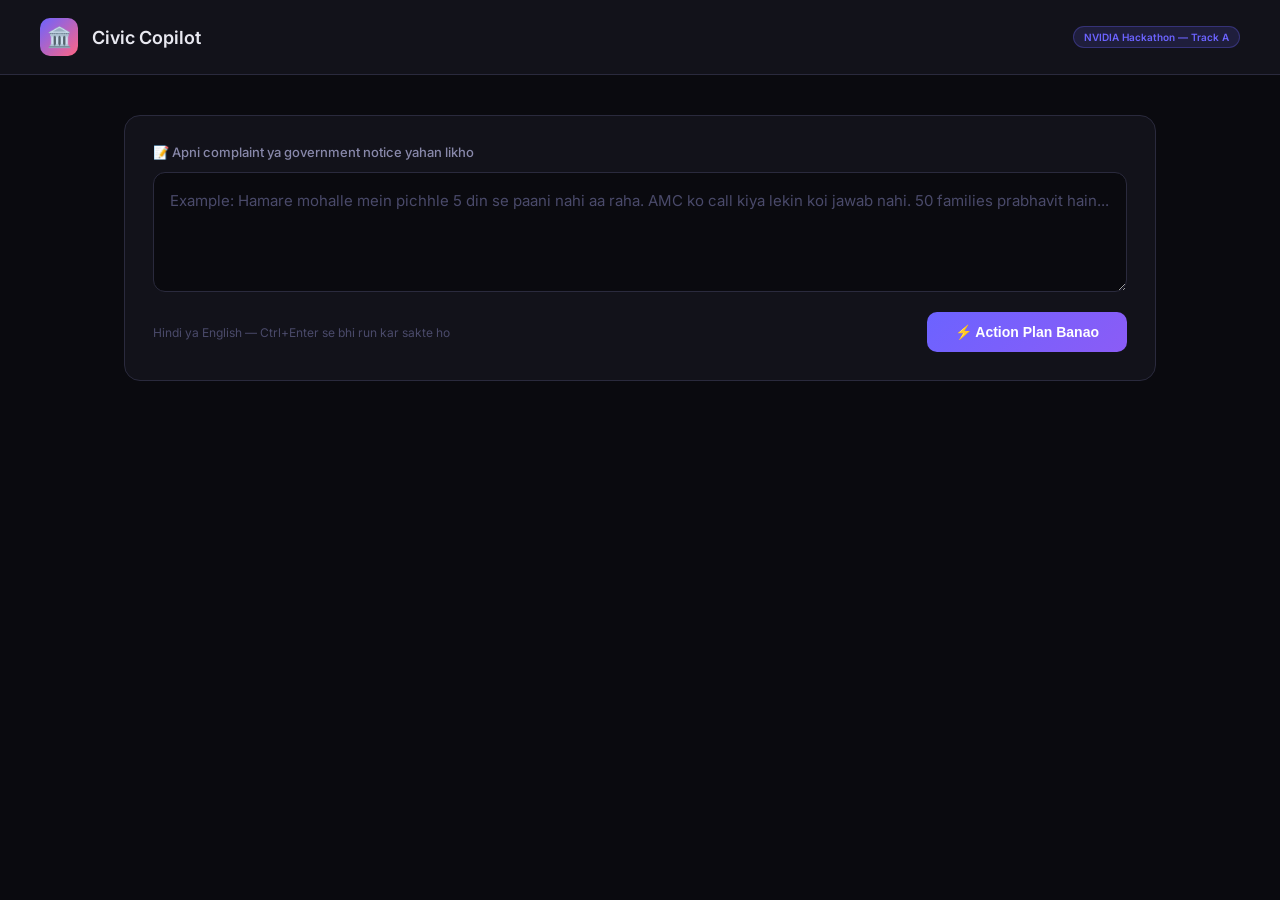
<file: index.html>
<!DOCTYPE html>
<html lang="en">
<head>
<meta charset="UTF-8"/>
<meta name="viewport" content="width=device-width, initial-scale=1.0"/>
<title>Civic Copilot</title>
<style>
@import url('https://fonts.googleapis.com/css2?family=Inter:wght@300;400;500;600;700&family=JetBrains+Mono:wght@400;500&display=swap');

:root {
  --bg: #0a0a0f;
  --surface: #12121a;
  --surface2: #1a1a26;
  --border: #2a2a3d;
  --accent: #6c63ff;
  --accent2: #ff6584;
  --green: #00d4aa;
  --yellow: #ffd166;
  --red: #ff4757;
  --text: #e8e8f0;
  --text2: #8888aa;
  --text3: #4a4a6a;
}

* { margin:0; padding:0; box-sizing:border-box; }
body { background:var(--bg); color:var(--text); font-family:'Inter',sans-serif; min-height:100vh; }

/* HEADER */
.header {
  border-bottom:1px solid var(--border);
  padding:18px 40px;
  display:flex; align-items:center; gap:14px;
  background:var(--surface);
  position:sticky; top:0; z-index:10;
}
.logo {
  width:38px; height:38px;
  background:linear-gradient(135deg,var(--accent),var(--accent2));
  border-radius:10px; display:flex; align-items:center;
  justify-content:center; font-size:20px;
}
.header-title { font-size:18px; font-weight:600; }
.badge {
  margin-left:auto; font-size:10px; font-weight:600;
  padding:4px 10px; border-radius:20px;
  background:rgba(108,99,255,0.15); color:var(--accent);
  border:1px solid rgba(108,99,255,0.3);
}

/* MAIN */
.main { max-width:1080px; margin:0 auto; padding:40px 24px; }

/* INPUT CARD */
.input-card {
  background:var(--surface); border:1px solid var(--border);
  border-radius:16px; padding:28px; margin-bottom:24px;
}
.input-label {
  font-size:13px; font-weight:500; color:var(--text2);
  margin-bottom:12px; display:flex; align-items:center; gap:8px;
}
textarea {
  width:100%; background:var(--bg); border:1px solid var(--border);
  border-radius:12px; color:var(--text); font-family:'Inter',sans-serif;
  font-size:15px; line-height:1.6; padding:16px;
  resize:vertical; min-height:120px; outline:none;
  transition:border-color 0.2s;
}
textarea:focus { border-color:var(--accent); }
textarea::placeholder { color:var(--text3); }

.input-row {
  display:flex; align-items:center;
  justify-content:space-between; margin-top:16px;
}
.hint { font-size:12px; color:var(--text3); }

.run-btn {
  background:linear-gradient(135deg,var(--accent),#8b5cf6);
  border:none; border-radius:10px; color:#fff;
  font-size:14px; font-weight:600; padding:12px 28px;
  cursor:pointer; display:flex; align-items:center; gap:8px;
  transition:opacity 0.2s, transform 0.1s;
}
.run-btn:hover { opacity:0.88; transform:translateY(-1px); }
.run-btn:disabled { opacity:0.45; cursor:not-allowed; transform:none; }

/* PIPELINE */
.pipeline-wrap { margin-bottom:24px; display:none; }
.pipeline-wrap.show { display:block; }
.sec-label {
  font-size:11px; font-weight:600; color:var(--text2);
  text-transform:uppercase; letter-spacing:.08em; margin-bottom:12px;
}
.agents-row { display:flex; gap:10px; flex-wrap:wrap; }
.chip {
  flex:1; min-width:150px; display:flex; align-items:center; gap:10px;
  background:var(--surface); border:1px solid var(--border);
  border-radius:10px; padding:11px 16px; font-size:13px; font-weight:500;
  transition:all 0.3s; color:var(--text3);
}
.chip.running { border-color:var(--accent); background:rgba(108,99,255,.08); color:var(--accent); }
.chip.done    { border-color:var(--green);  background:rgba(0,212,170,.08);  color:var(--green); }
.dot { width:8px; height:8px; border-radius:50%; background:currentColor; flex-shrink:0; }
.dot.blink { animation:blink 1s infinite; }
@keyframes blink { 0%,100%{opacity:1} 50%{opacity:.25} }

/* ERROR */
.err {
  background:rgba(255,71,87,.08); border:1px solid rgba(255,71,87,.3);
  border-radius:12px; padding:16px 20px; color:var(--red);
  font-size:14px; margin-bottom:20px; display:none;
}
.err.show { display:block; }

/* RESULTS */
.results { display:none; }
.results.show { display:block; }
.grid { display:grid; grid-template-columns:1fr 1fr; gap:16px; }

/* CARD */
.card {
  background:var(--surface); border:1px solid var(--border);
  border-radius:14px; padding:22px;
}
.card-title {
  font-size:11px; font-weight:600; color:var(--text2);
  text-transform:uppercase; letter-spacing:.08em;
  margin-bottom:16px; display:flex; align-items:center; gap:6px;
}
.card-title em { font-size:15px; font-style:normal; }

/* TAGS */
.tags { display:flex; flex-wrap:wrap; gap:8px; }
.tag {
  font-size:12px; font-weight:500; padding:4px 12px;
  border-radius:20px; border:1px solid;
}
.tp { color:var(--accent); border-color:rgba(108,99,255,.4); background:rgba(108,99,255,.1); }
.tg { color:var(--green);  border-color:rgba(0,212,170,.4);  background:rgba(0,212,170,.1); }
.ty { color:var(--yellow); border-color:rgba(255,209,102,.4);background:rgba(255,209,102,.1);}
.tr { color:var(--red);    border-color:rgba(255,71,87,.4);  background:rgba(255,71,87,.1); }

/* URGENCY */
.urg-num { font-size:28px; font-weight:700; margin:14px 0 4px; }
.urg-sub { font-size:12px; color:var(--text2); margin-bottom:8px; }
.urg-bar { height:6px; border-radius:3px; background:var(--border); overflow:hidden; }
.urg-fill {
  height:100%; border-radius:3px;
  background:linear-gradient(90deg,var(--green),var(--yellow),var(--red));
  transition:width 1.2s ease;
}

/* DEPT */
.rows { display:flex; flex-direction:column; gap:10px; }
.row-item { display:flex; flex-direction:column; gap:2px; }
.row-key { font-size:11px; color:var(--text2); }
.row-val { font-size:14px; font-weight:500; }
.esc-banner {
  margin-top:12px; padding:10px 14px;
  background:rgba(255,71,87,.1); border:1px solid rgba(255,71,87,.3);
  border-radius:8px; font-size:13px; color:var(--red);
  display:none; align-items:center; gap:8px;
}

/* FACTS */
.fact-list { list-style:none; display:flex; flex-direction:column; gap:8px; }
.fact {
  font-size:13px; line-height:1.5; padding:9px 12px;
  background:var(--surface2); border-radius:8px;
  border-left:3px solid var(--accent);
}

/* LETTER */
.full { grid-column:1/-1; }
.letter-box {
  background:var(--bg); border:1px solid var(--border);
  border-radius:10px; padding:20px;
  font-family:'JetBrains Mono',monospace; font-size:12px;
  line-height:1.85; white-space:pre-wrap;
  max-height:320px; overflow-y:auto; color:var(--text);
}
.letter-box::-webkit-scrollbar { width:4px; }
.letter-box::-webkit-scrollbar-thumb { background:var(--border); border-radius:2px; }
.copy-btn {
  float:right; font-size:12px; padding:4px 12px;
  background:var(--surface2); border:1px solid var(--border);
  border-radius:6px; color:var(--text2); cursor:pointer;
  transition:all .2s;
}
.copy-btn:hover { color:var(--text); border-color:var(--accent); }

/* TASKS */
.task-list { display:flex; flex-direction:column; gap:10px; }
.task {
  display:flex; gap:14px; padding:14px 16px;
  background:var(--surface2); border:1px solid var(--border); border-radius:10px;
}
.t-icon { font-size:18px; flex-shrink:0; }
.t-body { flex:1; }
.t-action { font-size:14px; font-weight:500; margin-bottom:5px; }
.t-meta { font-size:12px; color:var(--text2); display:flex; gap:12px; flex-wrap:wrap; }

/* RESPONSIVE */
@media(max-width:680px){
  .grid { grid-template-columns:1fr; }
  .full { grid-column:1; }
  .header { padding:14px 16px; }
  .main { padding:20px 14px; }
  .agents-row { flex-direction:column; }
}
</style>
</head>
<body>

<header class="header">
  <div class="logo">🏛️</div>
  <div>
    <div class="header-title">Civic Copilot</div>
  </div>
  <span class="badge">NVIDIA Hackathon — Track A</span>
</header>

<main class="main">

  <div class="input-card">
    <div class="input-label">📝 Apni complaint ya government notice yahan likho</div>
    <textarea id="txt" placeholder="Example: Hamare mohalle mein pichhle 5 din se paani nahi aa raha. AMC ko call kiya lekin koi jawab nahi. 50 families prabhavit hain..."></textarea>
    <div class="input-row">
      <span class="hint">Hindi ya English — Ctrl+Enter se bhi run kar sakte ho</span>
      <button class="run-btn" id="btn" onclick="run()">⚡ Action Plan Banao</button>
    </div>
  </div>

  <div class="err" id="err"></div>

  <div class="pipeline-wrap" id="pipe">
    <div class="sec-label">Pipeline Running</div>
    <div class="agents-row" id="chips"></div>
  </div>

  <div class="results" id="results">
    <div class="grid">

      <div class="card">
        <div class="card-title"><em>🔍</em> Classification</div>
        <div class="tags" id="cTags"></div>
        <div class="urg-num" id="urgNum"></div>
        <div class="urg-sub">Urgency Level</div>
        <div class="urg-bar"><div class="urg-fill" id="urgFill" style="width:0%"></div></div>
      </div>

      <div class="card">
        <div class="card-title"><em>🏛️</em> Department Routed</div>
        <div class="rows" id="dRows"></div>
        <div class="esc-banner" id="escBanner">🚨 Immediate escalation required!</div>
      </div>

      <div class="card">
        <div class="card-title"><em>📋</em> Evidence Extracted</div>
        <ul class="fact-list" id="facts"></ul>
      </div>

      <div class="card">
        <div class="card-title"><em>📊</em> Summary</div>
        <div class="rows" id="sumRows"></div>
      </div>

      <div class="card full">
        <div class="card-title"><em>📄</em> Generated Letter <button class="copy-btn" onclick="copyLetter()">Copy</button></div>
        <div class="letter-box" id="letter"></div>
      </div>

      <div class="card full">
        <div class="card-title"><em>✅</em> Action Plan</div>
        <div class="task-list" id="tasks"></div>
      </div>

    </div>
  </div>

</main>

<script>
const NAMES = ["Classifier","Evidence Extractor","Dept Router","Response Drafter","Task Generator"];

function buildChips() {
  document.getElementById("chips").innerHTML = NAMES.map((n,i) =>
    `<div class="chip" id="c${i}"><div class="dot"></div>${n}</div>`
  ).join("");
}

function setChip(i, state) {
  const el = document.getElementById("c"+i);
  el.className = "chip " + state;
  el.innerHTML = `<div class="dot ${state==="running"?"blink":""}"></div>${NAMES[i]}`;
}

async function animChips() {
  buildChips();
  document.getElementById("pipe").classList.add("show");
  for (let i=0;i<5;i++) {
    setChip(i,"running");
    await new Promise(r=>setTimeout(r,750));
  }
}

function doneChips() { for(let i=0;i<5;i++) setChip(i,"done"); }

async function run() {
  const txt = document.getElementById("txt").value.trim();
  if (!txt) { alert("Pehle complaint likho!"); return; }

  const btn = document.getElementById("btn");
  btn.disabled = true;
  btn.textContent = "⏳ Processing...";

  document.getElementById("results").classList.remove("show");
  document.getElementById("err").classList.remove("show");
  document.getElementById("escBanner").style.display = "none";

  animChips();

  try {
    const res = await fetch("/run", {
      method:"POST",
      headers:{"Content-Type":"application/json"},
      body: JSON.stringify({complaint: txt})
    });
    const d = await res.json();
    doneChips();

    if (d.error) {
      document.getElementById("err").textContent = "❌ " + d.error;
      document.getElementById("err").classList.add("show");
    } else {
      render(d);
    }
  } catch(e) {
    doneChips();
    document.getElementById("err").textContent = "❌ " + e.message;
    document.getElementById("err").classList.add("show");
  }

  btn.disabled = false;
  btn.innerHTML = "⚡ Action Plan Banao";
}

function render(d) {
  const clf = d.classifier_result;
  const dept = d.dept_result;
  const ev = d.evidence;
  const dr = d.draft_result;
  const tasks = d.tasks;

  // Tags
  document.getElementById("cTags").innerHTML =
    `<span class="tag tp">${clf.issue_type}</span>
     <span class="tag tg">${clf.language}</span>
     <span class="tag ty">${clf.jurisdiction}</span>
     ${clf.confidence ? `<span class="tag tp">${Math.round(clf.confidence*100)}% confident</span>` : ""}`;

  // Urgency
  document.getElementById("urgNum").textContent = clf.urgency + "/5";
  setTimeout(() => {
    document.getElementById("urgFill").style.width = (clf.urgency/5*100)+"%";
  }, 100);

  // Dept
  document.getElementById("dRows").innerHTML = [
    ["Department", dept.department],
    ["Officer", dept.officer],
    ["Legal Ref", `${dept.act} — ${dept.section}`],
    ["SLA", `${dept.sla_days} days`],
    ["Contact", dept.contact]
  ].map(([k,v]) => `<div class="row-item"><span class="row-key">${k}</span><span class="row-val">${v}</span></div>`).join("");

  if (dept.escalate_immediately) {
    const b = document.getElementById("escBanner");
    b.style.display = "flex";
  }

  // Facts
  document.getElementById("facts").innerHTML =
    (ev.key_facts||[]).map(f => `<li class="fact">${f}</li>`).join("");

  // Summary
  document.getElementById("sumRows").innerHTML = [
    ["Letter Type", dr.letter_type],
    ["Addressed To", dr.addressed_to],
    ["Deadline", dr.response_deadline],
    ["Total Tasks", tasks.length + " action items"]
  ].map(([k,v]) => `<div class="row-item"><span class="row-key">${k}</span><span class="row-val">${v}</span></div>`).join("");

  // Letter
  document.getElementById("letter").textContent = dr.letter_text;

  // Tasks
  const icons = {CRITICAL:"🚨",HIGH:"🔴",MEDIUM:"🟡",LOW:"🟢"};
  document.getElementById("tasks").innerHTML = tasks.map(t => `
    <div class="task">
      <div class="t-icon">${icons[t.priority]||"🔵"}</div>
      <div class="t-body">
        <div class="t-action">${t.action}</div>
        <div class="t-meta">
          <span>📅 ${t.due_date}</span>
          <span>👤 ${t.responsible_officer}</span>
          <span>📡 ${t.channel}</span>
          ${t.escalate_to ? `<span>⬆️ ${t.escalate_to}</span>` : ""}
        </div>
      </div>
    </div>`).join("");

  document.getElementById("results").classList.add("show");
  document.getElementById("results").scrollIntoView({behavior:"smooth"});
}

function copyLetter() {
  navigator.clipboard.writeText(document.getElementById("letter").textContent);
  const b = document.querySelector(".copy-btn");
  b.textContent = "Copied!";
  setTimeout(()=>b.textContent="Copy", 2000);
}

document.addEventListener("keydown", e => {
  if (e.ctrlKey && e.key==="Enter") run();
});
</script>
</body>
</html>
</file>
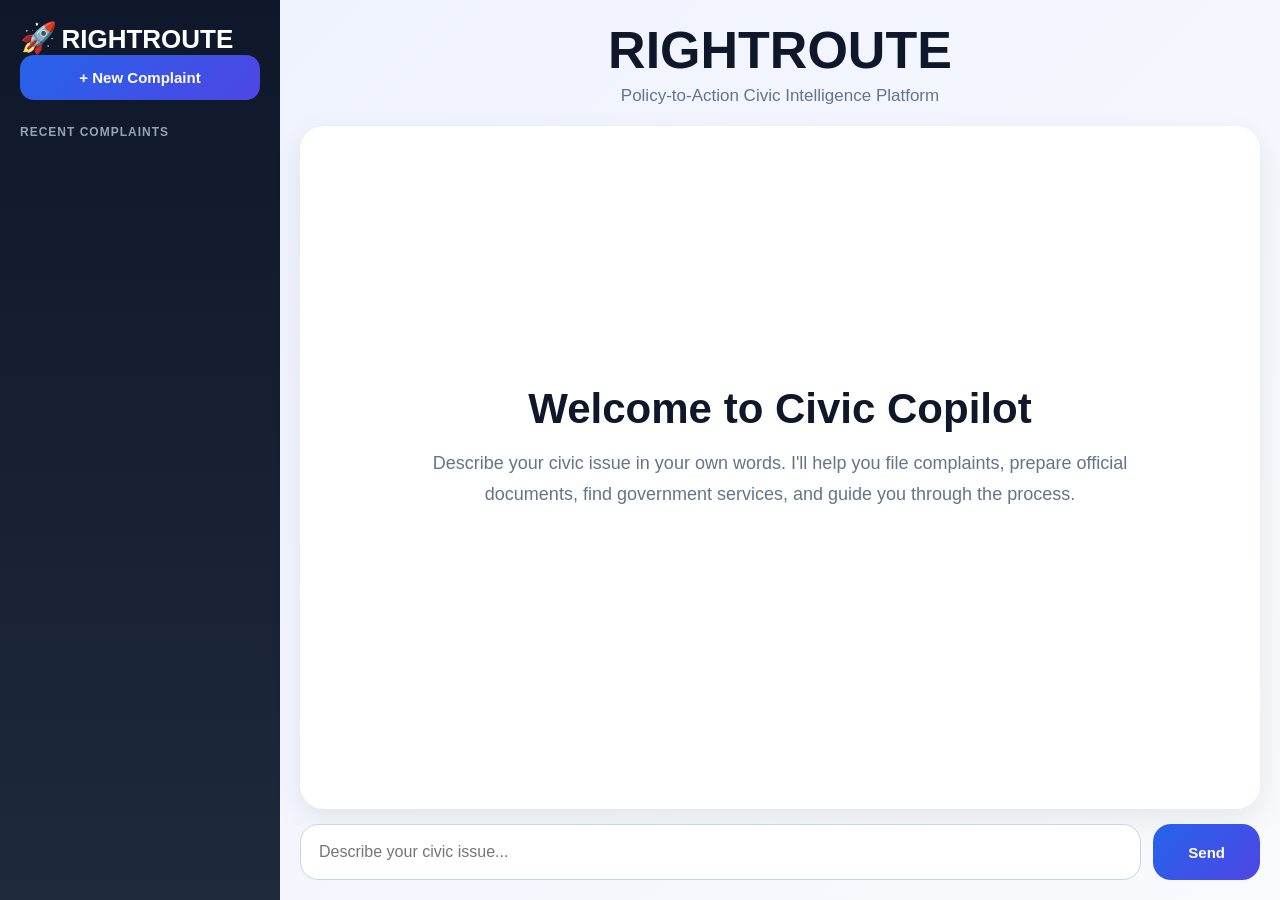
<file: templates/index.html>
<!DOCTYPE html>
<html lang="en">
<head>
    <meta charset="UTF-8">
    <meta name="viewport" content="width=device-width, initial-scale=1.0">
    <title>RIGHTROUTE</title>

    <link rel="stylesheet" href="/static/style.css">
</head>
<body>

<div class="container">

    <div class="sidebar">

        <div class="logo">
            <span class="logo-icon">🚀</span>
            <span class="logo-text">RIGHTROUTE</span>
        </div>

        <button
            class="new-chat"
            onclick="newComplaint()">

            + New Complaint

        </button>

        <div class="sidebar-title">
            Recent Complaints
        </div>

        <div
            id="history-list"
            class="history-list">

        </div>

    </div>


    <div class="main-content">

        <!-- Header -->

        <div class="header">

            <h1>RIGHTROUTE</h1>

            <p>
                Policy-to-Action Civic Intelligence Platform
            </p>

        </div>

        <!-- Chat Area -->

        <div
            id="chat-box"
            class="chat-box">

            <div class="hero">

                <h2>
     Welcome to Civic Copilot
</h2>

<p>
    Describe your civic issue in your own words.

    I'll help you file complaints, prepare official documents,
    find government services, and guide you through the process.
</p>

                

            </div>

        </div>


        <div class="input-area">

                <input
                    type="text"
                    id="complaint"
                    placeholder="Describe your civic issue..."
                >

            <button onclick="sendComplaint()">
                Send
            </button>

        </div>

    </div>

</div>

<script src="/static/script.js"></script>

</body>
</html>
</file>
<file: static/style.css>
*{
    margin:0;
    padding:0;
    box-sizing:border-box;
    font-family:'Segoe UI',sans-serif;
}

body{
    background:linear-gradient(
        135deg,
        #eef2ff,
        #f8fafc
    );
    height:100vh;
    overflow:hidden;
}

.container{
    display:flex;
    height:100vh;
}

/* =========================
   SIDEBAR
========================= */

.sidebar{
    width:280px;
    min-width:280px;

    background:linear-gradient(
        180deg,
        #0f172a,
        #1e293b
    );

    padding:20px;
    color:white;

    display:flex;
    flex-direction:column;

    overflow-y:auto;
}
.logo-text{
    font-size:24px;
    font-weight:800;
    white-space:nowrap;
}

.logo-icon{
    font-size:30px;
}

.logo-text{
    font-size:26px;
    font-weight:800;
}

.new-chat{
    width:100%;

    padding:14px;

    border:none;
    border-radius:14px;

    background:linear-gradient(
        135deg,
        #2563eb,
        #4f46e5
    );

    color:white;
    font-size:15px;
    font-weight:600;

    cursor:pointer;
    transition:.3s;
}

.new-chat:hover{
    transform:translateY(-2px);

    box-shadow:
        0 10px 20px rgba(37,99,235,.25);
}

/* =========================
   SIDEBAR SECTIONS
========================= */

.sidebar-title{
    margin-top:25px;
    margin-bottom:12px;

    font-size:12px;
    font-weight:700;

    color:#94a3b8;

    text-transform:uppercase;
    letter-spacing:1px;
}

.category-item{
    background:rgba(255,255,255,.05);

    padding:14px;

    border-radius:12px;

    margin-bottom:10px;

    cursor:pointer;

    transition:.3s;

    color:#f8fafc;
    font-size:14px;
}

.category-item:hover{
    background:#2563eb;
}

.history-list{
    display:flex;
    flex-direction:column;
    gap:8px;
}

.history-item{
    background:rgba(255,255,255,.05);

    padding:14px;

    border-radius:12px;

    font-size:14px;

    color:#e2e8f0;

    cursor:pointer;

    transition:.3s;

    line-height:1.5;

    word-break:break-word;
    overflow-wrap:break-word;
    white-space:normal;
}

.history-item:hover{
    background:rgba(255,255,255,.12);
    transform:translateX(4px);
}

/* =========================
   MAIN CONTENT
========================= */

.main-content{
    flex:1;

    display:flex;
    flex-direction:column;

    padding:20px;
}

/* =========================
   HEADER
========================= */

.header{
    text-align:center;
    margin-bottom:20px;
}

.header h1{
    font-size:52px;
    font-weight:900;
    color:#0f172a;
}

.header p{
    color:#64748b;
    font-size:17px;
    margin-top:6px;
}

/* =========================
   CHAT AREA
========================= */

.chat-box{
    flex:1;

    background:white;

    border-radius:24px;

    padding:30px;

    overflow-y:auto;
    overflow-x:hidden;

    box-shadow:
        0 10px 30px rgba(
            0,
            0,
            0,
            .08
        );
}

/* =========================
   HERO SECTION
========================= */

.hero{
    height:100%;

    display:flex;
    flex-direction:column;

    justify-content:center;
    align-items:center;

    text-align:center;
}

.hero h2{
    font-size:42px;
    color:#0f172a;
    margin-bottom:15px;
}

.hero p{
    max-width:700px;

    color:#64748b;

    font-size:18px;

    line-height:1.7;

    margin-bottom:40px;
}

/* =========================
   SUGGESTIONS
========================= */

.suggestions{
    display:grid;

    grid-template-columns:
    repeat(2,1fr);

    gap:18px;

    width:100%;
    max-width:900px;
}

.suggestion-card{
    background:white;

    border:1px solid #e2e8f0;

    padding:18px;

    border-radius:16px;

    cursor:pointer;

    transition:.3s;

    text-align:left;
}

.suggestion-card:hover{
    transform:translateY(-3px);

    border-color:#2563eb;

    background:#f8fbff;

    box-shadow:
        0 8px 18px rgba(37,99,235,.12);
}

/* =========================
   CHAT MESSAGES
========================= */

.message{
    margin-bottom:20px;
}

.user{
    text-align:right;
}

.user .bubble{
    background:#2563eb;
    color:white;
}

.bubble{
    display:inline-block;

    max-width:70%;

    padding:14px 18px;

    border-radius:16px;

    line-height:1.6;
}

/* =========================
   ANALYSIS CARD
========================= */

.analysis-card{
    width:100%;
    max-width:750px;

    background:#f8fafc;

    border:1px solid #e2e8f0;

    border-radius:18px;

    padding:22px;

    box-shadow:
        0 4px 12px rgba(
            0,
            0,
            0,
            .05
        );
}

.analysis-title{
    font-size:18px;
    font-weight:700;

    margin-bottom:18px;

    color:#0f172a;
}

.analysis-row{
    display:flex;
    justify-content:space-between;
    align-items:flex-start;
    gap:20px;

    padding:14px 0;

    border-bottom:1px solid #e2e8f0;
}

.analysis-row span{
    color:#64748b;
    min-width:120px;
}

.analysis-row strong{
    text-align:right;
    max-width:70%;
    word-wrap:break-word;
    line-height:1.6;
}
.analysis-row:last-child{
    border-bottom:none;
}



.response-box{
    margin-top:18px;

    background:white;

    border-radius:12px;

    padding:14px;

    border:1px solid #e2e8f0;
}
.response-row{
    display:block;
}

.response-row span{
    display:block;
    margin-bottom:10px;
    font-weight:600;
    color:#64748b;
}

.response-row strong{
    display:block;
    max-width:100%;
    text-align:left;
    line-height:1.8;
}
/* =========================
   INPUT AREA
========================= */

.input-area{
    display:flex;
    gap:12px;

    margin-top:15px;
}

.input-area input{
    flex:1;

    padding:18px;

    border:1px solid #cbd5e1;

    border-radius:18px;

    font-size:16px;

    outline:none;

    transition:.3s;
}

.input-area input:focus{
    border-color:#2563eb;

    box-shadow:
        0 0 0 4px rgba(37,99,235,.1);
}

.input-area button{
    padding:18px 35px;

    border:none;

    border-radius:18px;

    background:linear-gradient(
        135deg,
        #2563eb,
        #4f46e5
    );

    color:white;

    font-size:15px;
    font-weight:600;

    cursor:pointer;

    transition:.3s;
}

.input-area button:hover{
    transform:translateY(-2px);

    box-shadow:
        0 10px 20px rgba(37,99,235,.25);
}

/* =========================
   WELCOME SCREEN
========================= */

.welcome-screen{
    text-align:center;
    margin-top:120px;
}

.welcome-screen h2{
    font-size:42px;
    font-weight:800;
    color:#0f172a;
}

.welcome-screen p{
    margin-top:15px;

    color:#64748b;

    font-size:18px;
}

/* =========================
   RESPONSIVE
========================= */

@media(max-width:900px){

    .sidebar{
        display:none;
    }

    .analysis-card,
    .letter-card{
        max-width:100%;
    }

    .header h1{
        font-size:38px;
    }

    .hero h2{
        font-size:30px;
    }

    .bubble{
        max-width:90%;
    }
}
.letter-section{
    margin-top:20px;
    text-align:center;
}

.letter-btn{
    background:linear-gradient(
        135deg,
        #2563eb,
        #4f46e5
    );
    color:white;
    border:none;
    padding:12px 22px;
    border-radius:10px;
    font-size:14px;
    font-weight:600;
    cursor:pointer;
    transition:0.3s;
}

.letter-btn:hover{
    transform:translateY(-2px);
    box-shadow:0 8px 20px rgba(
        37,
        99,
        235,
        0.25
    );
}
.letter-card{
    width:100%;

    margin-top:20px;

    padding:24px;

    background:#ffffff;

    border-radius:18px;

    border:1px solid #e2e8f0;

    box-shadow:
        0 8px 20px rgba(
            0,
            0,
            0,
            .06
        );
}

.letter-header{
    font-size:28px;
    font-weight:700;
    color:#0f172a;

    margin-bottom:20px;
}
.letter-content{
    width:100%;

    min-height:280px;

    border:1px solid #dbeafe;

    border-radius:14px;

    padding:18px;

    resize:none;

    font-size:15px;

    line-height:1.8;

    background:#f8fafc;

    outline:none;
}
.letter-actions{
    display:flex;
    align-items:center;
    gap:12px;
    margin-top:15px;
}

.copy-btn,
.download-btn{

    background:linear-gradient(
        135deg,
        #2563eb,
        #4f46e5
    );

    color:white;

    border:none;

    padding:12px 24px;

    border-radius:12px;

    cursor:pointer;

    font-size:14px;

    font-weight:600;

    transition:.3s;

    box-shadow:
        0 4px 12px rgba(
            37,
            99,
            235,
            .25
        );
}

.copy-btn:hover,
.download-btn:hover{

    transform:translateY(-2px);

    box-shadow:
        0 8px 20px rgba(
            37,
            99,
            235,
            .35
        );
}

.copy-btn:active,
.download-btn:active{

    transform:scale(.98);
}
.choice-list{

display:flex;
flex-direction:column;
gap:14px;
margin-top:20px;

}

.choice-card{

display:flex;
align-items:center;
padding:18px;
border-radius:16px;
border:1px solid #e5e7eb;
background:#fff;
cursor:pointer;
transition:.25s;

}

.choice-card:hover{

transform:translateY(-2px);
box-shadow:0 10px 25px rgba(0,0,0,.08);

}

.choice-number{

width:45px;
height:45px;
border-radius:12px;
background:#eef4ff;
display:flex;
align-items:center;
justify-content:center;
font-weight:bold;
margin-right:15px;
color:#3563ff;

}

.choice-info{

flex:1;

}

.choice-info h4{

margin:0;
font-size:17px;

}

.choice-info p{

margin-top:5px;
font-size:14px;
color:#666;

}

.choice-arrow{

font-size:22px;
color:#999;

}
</file>
